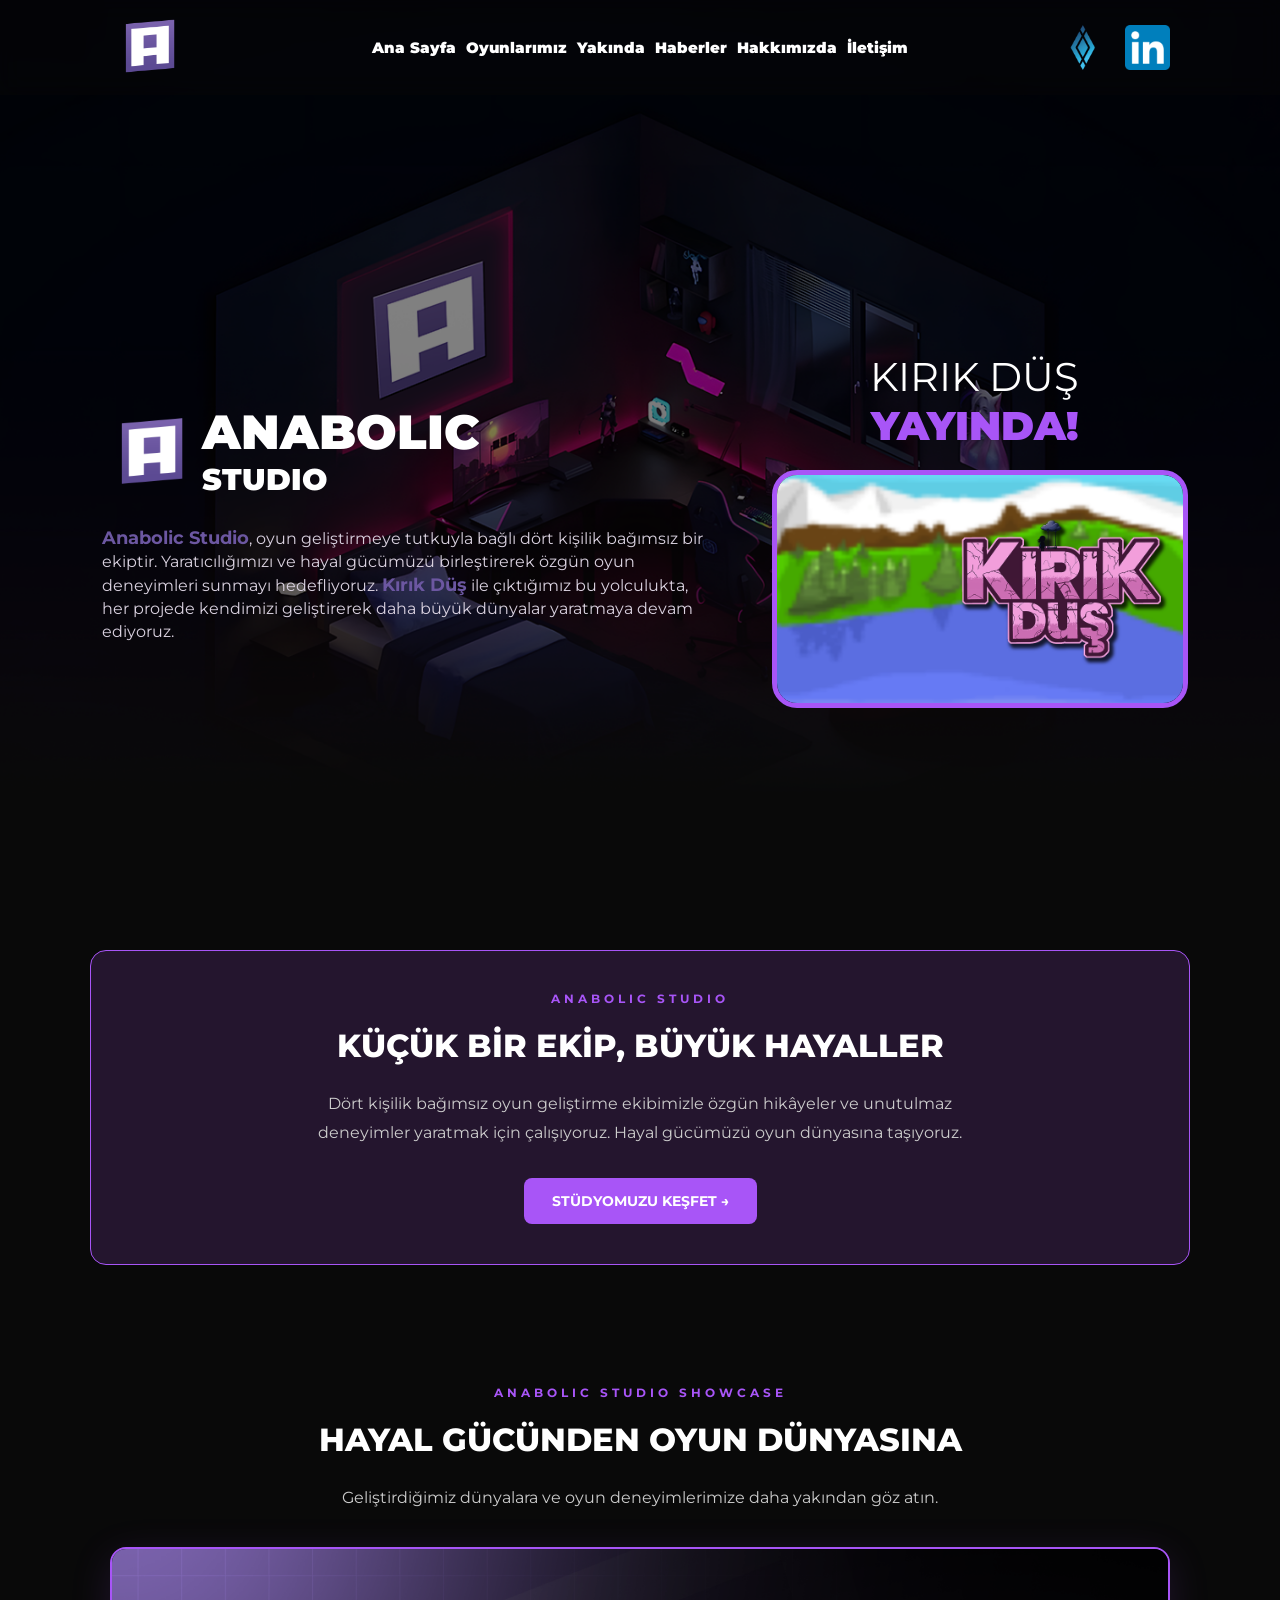
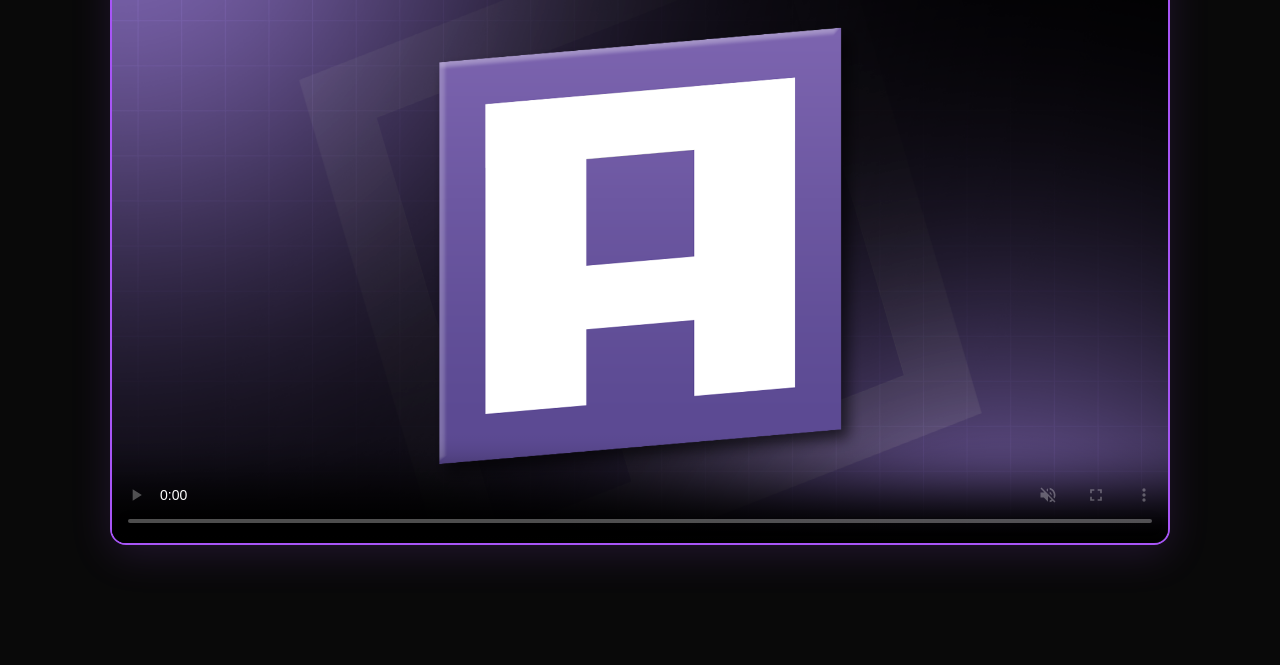
<file: index.html>
<!DOCTYPE html>
<html lang="tr">
  <head>
    <meta charset="UTF-8" />
    <meta name="viewport" content="width=device-width, initial-scale=1.0" />
    <link rel="stylesheet" href="style.css" />
    <link rel="icon" href="./assets/anabolic-logo.png" type="image/png" />
    <link
      rel="stylesheet"
      href="https://fonts.googleapis.com/css2?family=Montserrat:wght@400;700;900&display=swap"
    />
    <title>Anabolic Studio</title>
  </head>
  <body>
    <header class="header">
      <div class="logo">
        <a href="index.html">
          <img src="./assets/anabolic-logo.png" alt="Anabolic Studio" />
        </a>
      </div>

      <nav class="navbar">
        <ul>
          <li><a href="index.html">Ana Sayfa</a></li>
          <li><a href="oyunlar.html">Oyunlarımız</a></li>
          <li><a href="yakinda.html">Yakında</a></li>
          <li><a href="haberler.html">Haberler</a></li>
          <li><a href="hakkimizda.html">Hakkımızda</a></li>
          <li><a href="iletisim.html">İletişim</a></li>
        </ul>
      </nav>

      <div class="baglanti">
        <a href="https://fiuby.com/games/kirik-dus-1" target="_blank">
          <img src="./assets/fiuby.png" alt="Fiuby Sitesi" />
        </a>
        <a href="https://www.linkedin.com/in/yusufefedemircii/" target="_blank">
          <img src="./assets/linkledln.png" alt="Linkledln Sayfam" />
        </a>
      </div>
    </header>

    <section class="anasayfa">
      <div class="anasayfa-sol">
        <div class="anabolic">
          <img src="./assets/anabolic-logo.png" alt="Anabolic Logo" />
          <h1>ANABOLIC <span>STUDIO</span></h1>
        </div>
        <p>
          <span>Anabolic Studio</span>, oyun geliştirmeye tutkuyla bağlı dört
          kişilik bağımsız bir ekiptir. Yaratıcılığımızı ve hayal gücümüzü
          birleştirerek özgün oyun deneyimleri sunmayı hedefliyoruz.
          <span>Kırık Düş</span> ile çıktığımız bu yolculukta, her projede
          kendimizi geliştirerek daha büyük dünyalar yaratmaya devam ediyoruz.
        </p>
      </div>

      <div class="anasayfa-sag">
        <h1>KIRIK DÜŞ <span>YAYINDA!</span></h1>
        <a href="https://fiuby.com/games/kirik-dus-1" target="_blank">
          <img src="./assets/kirikdus.png" alt="Kırık Düş Oyun Kapağı" />
        </a>
      </div>
    </section>

    <section class="anasayfa-studyo">
      <span class="anasayfa-baslik">ANABOLIC STUDIO</span>
      <h2>KÜÇÜK BİR EKİP, BÜYÜK HAYALLER</h2>
      <p>
        Dört kişilik bağımsız oyun geliştirme ekibimizle özgün hikâyeler ve
        unutulmaz deneyimler yaratmak için çalışıyoruz. Hayal gücümüzü oyun
        dünyasına taşıyoruz.
      </p>
      <a href="hakkimizda.html" class="studyo-buton"> STÜDYOMUZU KEŞFET → </a>
    </section>

    <section class="anabolic-fragman">
      <div class="fragman-baslik">
        <span class="anasayfa-etiket">ANABOLIC STUDIO SHOWCASE</span>
        <h2>HAYAL GÜCÜNDEN OYUN DÜNYASINA</h2>
        <p>
          Geliştirdiğimiz dünyalara ve oyun deneyimlerimize daha yakından göz
          atın.
        </p>
      </div>

      <div class="fragman">
        <video
          autoplay
          loop
          muted
          controls
          controlslist="nodownload noplaybackrate"
          disablepictureinpicture
          poster="./assets/kapak.png"
          src="./assets/anabolicfragman.mp4"
        ></video>
      </div>
    </section>
  </body>
</html>
</file>
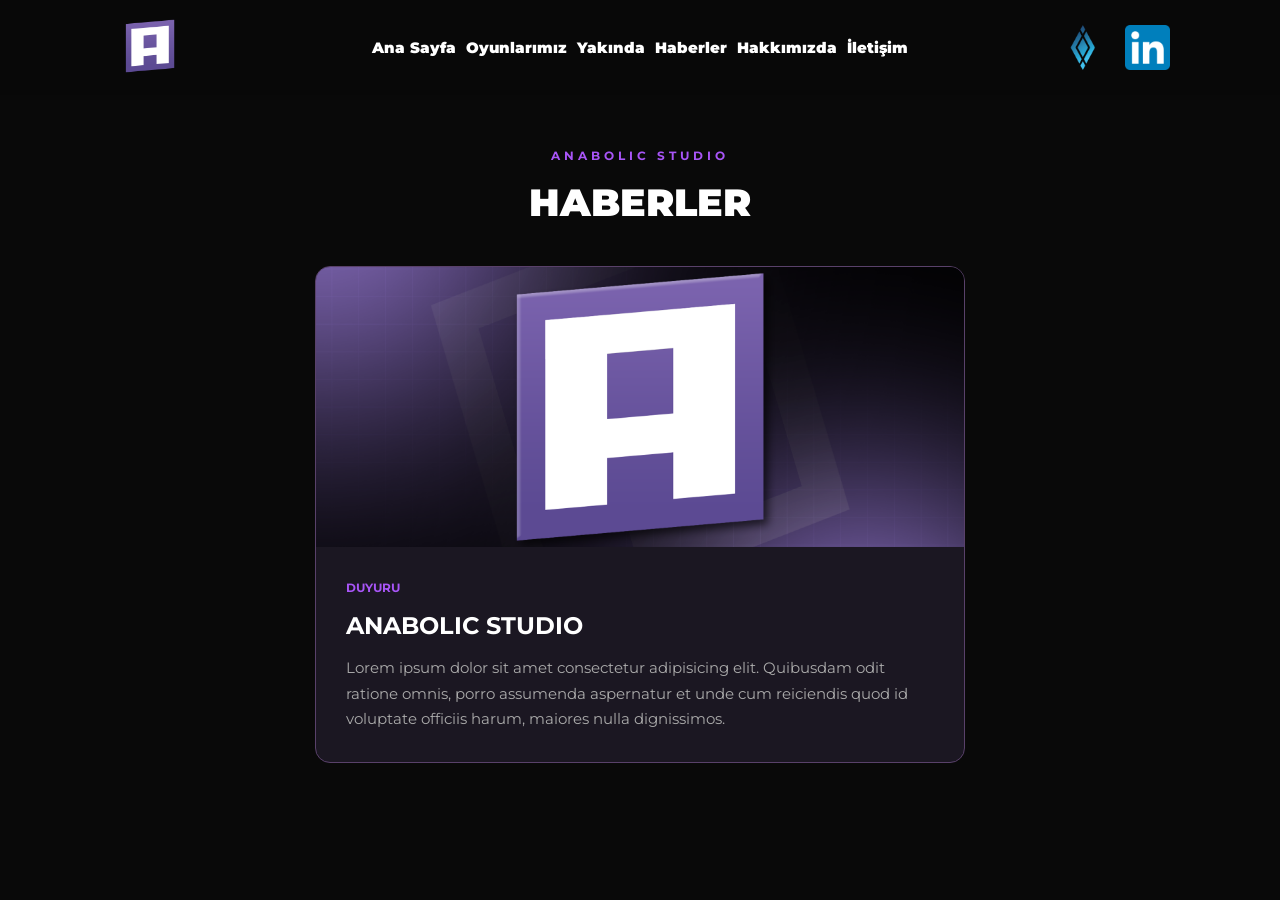
<file: haberler.html>
<!DOCTYPE html>
<html lang="tr">
  <head>
    <meta charset="UTF-8" />
    <meta name="viewport" content="width=device-width, initial-scale=1.0" />
    <link rel="stylesheet" href="style.css" />
    <link rel="icon" href="./assets/anabolic-logo.png" type="image/png" />
    <link
      rel="stylesheet"
      href="https://fonts.googleapis.com/css2?family=Montserrat:wght@400;700;900&display=swap"
    />
    <title>Anabolic - Haberler</title>
  </head>

  <body>
    <header class="header">
      <div class="logo">
        <a href="index.html">
          <img src="./assets/anabolic-logo.png" alt="Anabolic Studio" />
        </a>
      </div>

      <nav class="navbar">
        <ul>
          <li><a href="index.html">Ana Sayfa</a></li>
          <li><a href="oyunlar.html">Oyunlarımız</a></li>
          <li><a href="yakinda.html">Yakında</a></li>
          <li><a href="haberler.html">Haberler</a></li>
          <li><a href="hakkimizda.html">Hakkımızda</a></li>
          <li><a href="iletisim.html">İletişim</a></li>
        </ul>
      </nav>

      <div class="baglanti">
        <a href="https://fiuby.com/games/kirik-dus-1" target="_blank">
          <img src="./assets/fiuby.png" alt="Fiuby Sitesi" />
        </a>
        <a href="https://www.linkedin.com/in/yusufefedemircii/" target="_blank">
          <img src="./assets/linkledln.png" alt="Linkledln Sayfam" />
        </a>
      </div>
    </header>

    <main class="haberler-sayfa">
      <div class="haberler-baslik">
        <span>ANABOLIC STUDIO</span>
        <h1>HABERLER</h1>
      </div>

      <div class="haber-kart">
        <img src="./assets/kapak.png" alt="Haber görseli" />

        <div class="haber-icerik">
          <span>DUYURU</span>
          <h2>ANABOLIC STUDIO</h2>
          <p>
            Lorem ipsum dolor sit amet consectetur adipisicing elit. Quibusdam
            odit ratione omnis, porro assumenda aspernatur et unde cum
            reiciendis quod id voluptate officiis harum, maiores nulla
            dignissimos.
          </p>
        </div>
      </div>
    </main>
  </body>
</html>
</file>
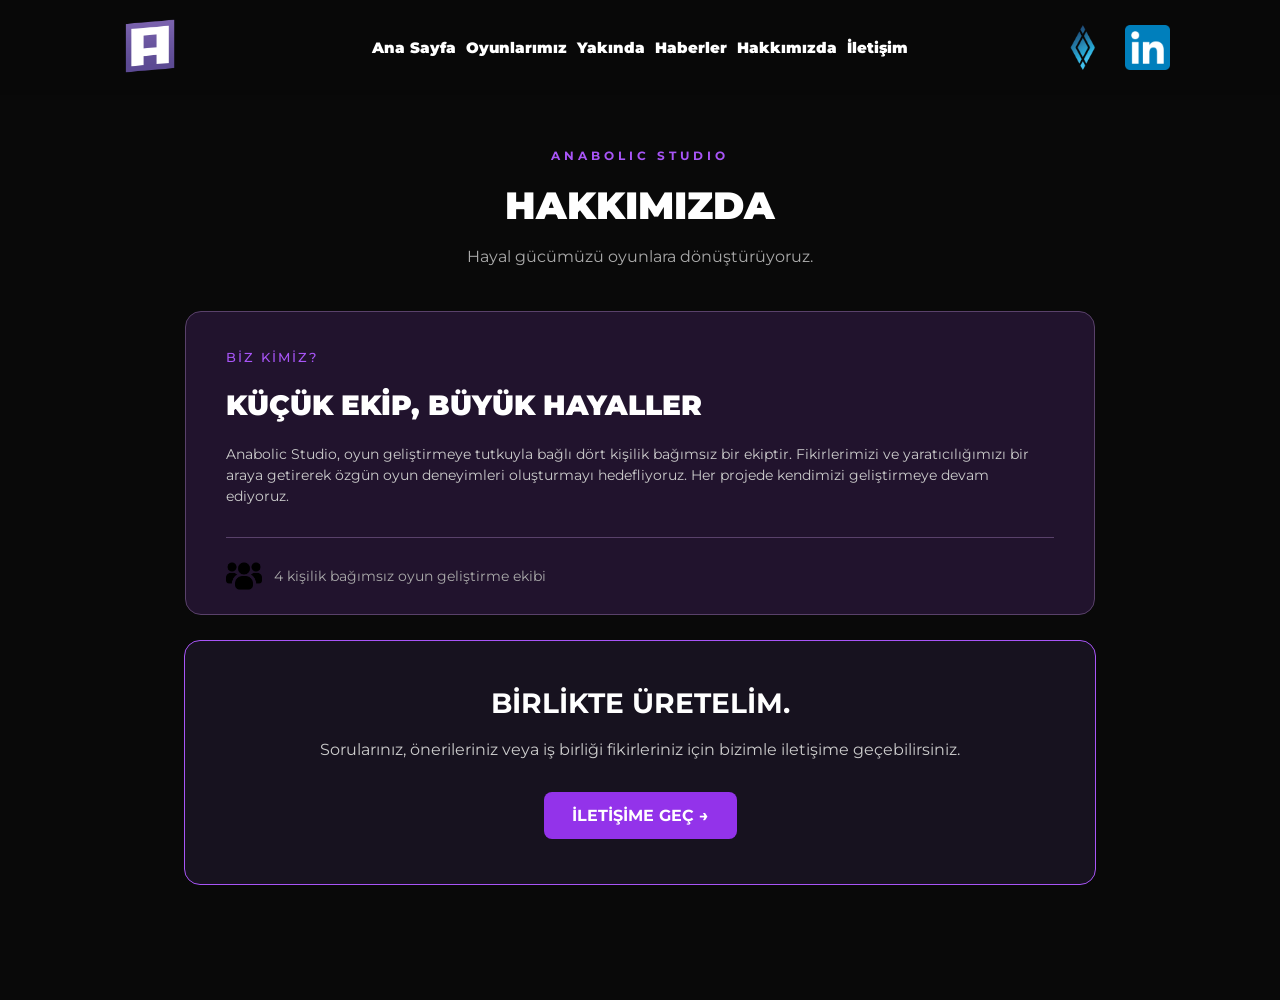
<file: hakkimizda.html>
<!DOCTYPE html>
<html lang="tr">
  <head>
    <meta charset="UTF-8" />
    <meta name="viewport" content="width=device-width, initial-scale=1.0" />
    <link rel="stylesheet" href="style.css" />
    <link rel="icon" href="./assets/anabolic-logo.png" type="image/png" />
    <link
      rel="stylesheet"
      href="https://fonts.googleapis.com/css2?family=Montserrat:wght@400;700;900&display=swap"
    />
    <title>Anabolic - Hakkımızda</title>
  </head>

  <body>
    <header class="header">
      <div class="logo">
        <a href="index.html">
          <img src="./assets/anabolic-logo.png" alt="Anabolic Studio" />
        </a>
      </div>

      <nav class="navbar">
        <ul>
          <li><a href="index.html">Ana Sayfa</a></li>
          <li><a href="oyunlar.html">Oyunlarımız</a></li>
          <li><a href="yakinda.html">Yakında</a></li>
          <li><a href="haberler.html">Haberler</a></li>
          <li><a href="hakkimizda.html">Hakkımızda</a></li>
          <li><a href="iletisim.html">İletişim</a></li>
        </ul>
      </nav>

      <div class="baglanti">
        <a href="https://fiuby.com/games/kirik-dus-1" target="_blank">
          <img src="./assets/fiuby.png" alt="Fiuby Sitesi" />
        </a>
        <a href="https://www.linkedin.com/in/yusufefedemircii/" target="_blank">
          <img src="./assets/linkledln.png" alt="Linkledln Sayfam" />
        </a>
      </div>
    </header>

    <main class="hakkimizda">
      <div class="hakkimizda-baslik">
        <span>ANABOLIC STUDIO</span>
        <h1>HAKKIMIZDA</h1>
        <p>Hayal gücümüzü oyunlara dönüştürüyoruz.</p>
      </div>

      <section class="hakkimizda-kart">
        <span class="kart-etiket">BİZ KİMİZ?</span>

        <h2>KÜÇÜK EKİP, BÜYÜK HAYALLER</h2>
        <p>
          Anabolic Studio, oyun geliştirmeye tutkuyla bağlı dört kişilik
          bağımsız bir ekiptir. Fikirlerimizi ve yaratıcılığımızı bir araya
          getirerek özgün oyun deneyimleri oluşturmayı hedefliyoruz. Her projede
          kendimizi geliştirmeye devam ediyoruz.
        </p>

        <div class="hakkimizda-cizgi"></div>

        <span class="ekip-bilgi">
            <img src="./assets/group-users.png" alt="">
          4 kişilik bağımsız oyun geliştirme ekibi
        </span>
      </section>

      <section class="hakkimizda-iletisim">
        <h2>BİRLİKTE ÜRETELİM.</h2>

        <p>
          Sorularınız, önerileriniz veya iş birliği fikirleriniz için bizimle
          iletişime geçebilirsiniz.
        </p>

        <a href="iletisim.html">İLETİŞİME GEÇ →</a>
      </section>
    </main>
  </body>
</html>
</file>
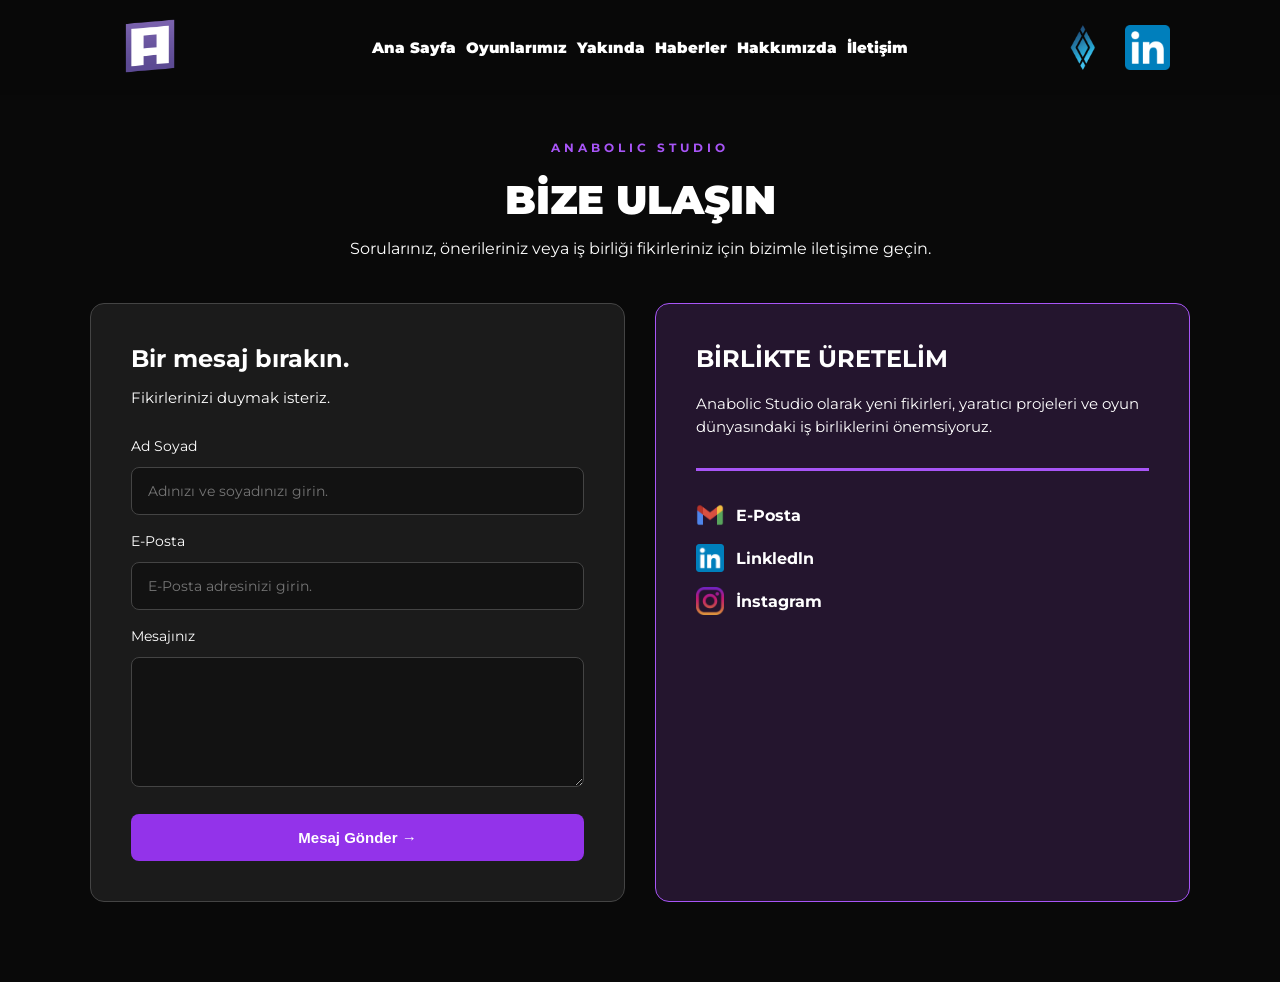
<file: iletisim.html>
<!DOCTYPE html>
<html lang="tr">
  <head>
    <meta charset="UTF-8" />
    <meta name="viewport" content="width=device-width, initial-scale=1.0" />
    <link rel="stylesheet" href="style.css" />
    <link rel="icon" href="./assets/anabolic-logo.png" type="image/png" />
    <link
      rel="stylesheet"
      href="https://fonts.googleapis.com/css2?family=Montserrat:wght@400;700;900&display=swap"
    />
    <title>Anabolic - İletişim</title>
  </head>
  <body>
    <header class="header">
      <div class="logo">
        <a href="index.html">
          <img src="./assets/anabolic-logo.png" alt="Anabolic Studio" />
        </a>
      </div>

      <nav class="navbar">
        <ul>
          <li><a href="index.html">Ana Sayfa</a></li>
          <li><a href="oyunlar.html">Oyunlarımız</a></li>
          <li><a href="yakinda.html">Yakında</a></li>
          <li><a href="haberler.html">Haberler</a></li>
          <li><a href="hakkimizda.html">Hakkımızda</a></li>
          <li><a href="iletisim.html">İletişim</a></li>
        </ul>
      </nav>

      <div class="baglanti">
        <a href="https://fiuby.com/games/kirik-dus-1" target="_blank">
          <img src="./assets/fiuby.png" alt="Fiuby Sitesi" />
        </a>
        <a href="https://www.linkedin.com/in/yusufefedemircii/" target="_blank">
          <img src="./assets/linkledln.png" alt="Linkledln Sayfam" />
        </a>
      </div>
    </header>

    <section class="iletisim-ust">
      <span class="anabolic-baslik">ANABOLIC STUDIO</span>
      <div class="iletisim-baslik">
        <h3>BİZE ULAŞIN</h3>
        <p>
          Sorularınız, önerileriniz veya iş birliği fikirleriniz için bizimle
          iletişime geçin.
        </p>
      </div>
      <div class="iletisim">
        <div class="form-sol">
          <h4>Bir mesaj bırakın.</h4>
          <p>Fikirlerinizi duymak isteriz.</p>
          <form class="iletisim-formu">
            <label for="adsoyad">Ad Soyad</label>
            <input
              type="text"
              name="adsoyad"
              id="adsoyad"
              placeholder="Adınızı ve soyadınızı girin."
              required
            />

            <label for="eposta">E-Posta</label>
            <input
              type="text"
              name="eposta"
              id="eposta"
              placeholder="E-Posta adresinizi girin."
              required
            />

            <label for="mesaj">Mesajınız</label>
            <textarea name="mesaj" id="mesaj" rows="5" required></textarea>

            <button type="submit">Mesaj Gönder →</button>
          </form>
        </div>
        <div class="sosyal-sag">
          <h4>BİRLİKTE ÜRETELİM</h4>
          <p>
            Anabolic Studio olarak yeni fikirleri, yaratıcı projeleri ve oyun
            dünyasındaki iş birliklerini önemsiyoruz.
          </p>
          <div class="cizgi-sosyal"></div>
          <div class="sosyal-medya">
            <a href="mailto:yusufupn@gmail.com">
              <img src="./assets/communication.png" alt="E-posta" />
              <span>E-Posta</span>
            </a>

            <a
              href="https://www.linkedin.com/in/yusufefedemircii/"
              target="_blank"
            >
              <img src="./assets/linkledln.png" alt="Linkledln" />
              <span>Linkledln</span>
            </a>

            <a href="https://www.instagram.com/troysspm/" target="_blank">
              <img src="./assets/instagram.png" alt="İnstagram" />
              <span>İnstagram</span>
            </a>
          </div>
        </div>
      </div>
    </section>
  </body>
</html>
</file>
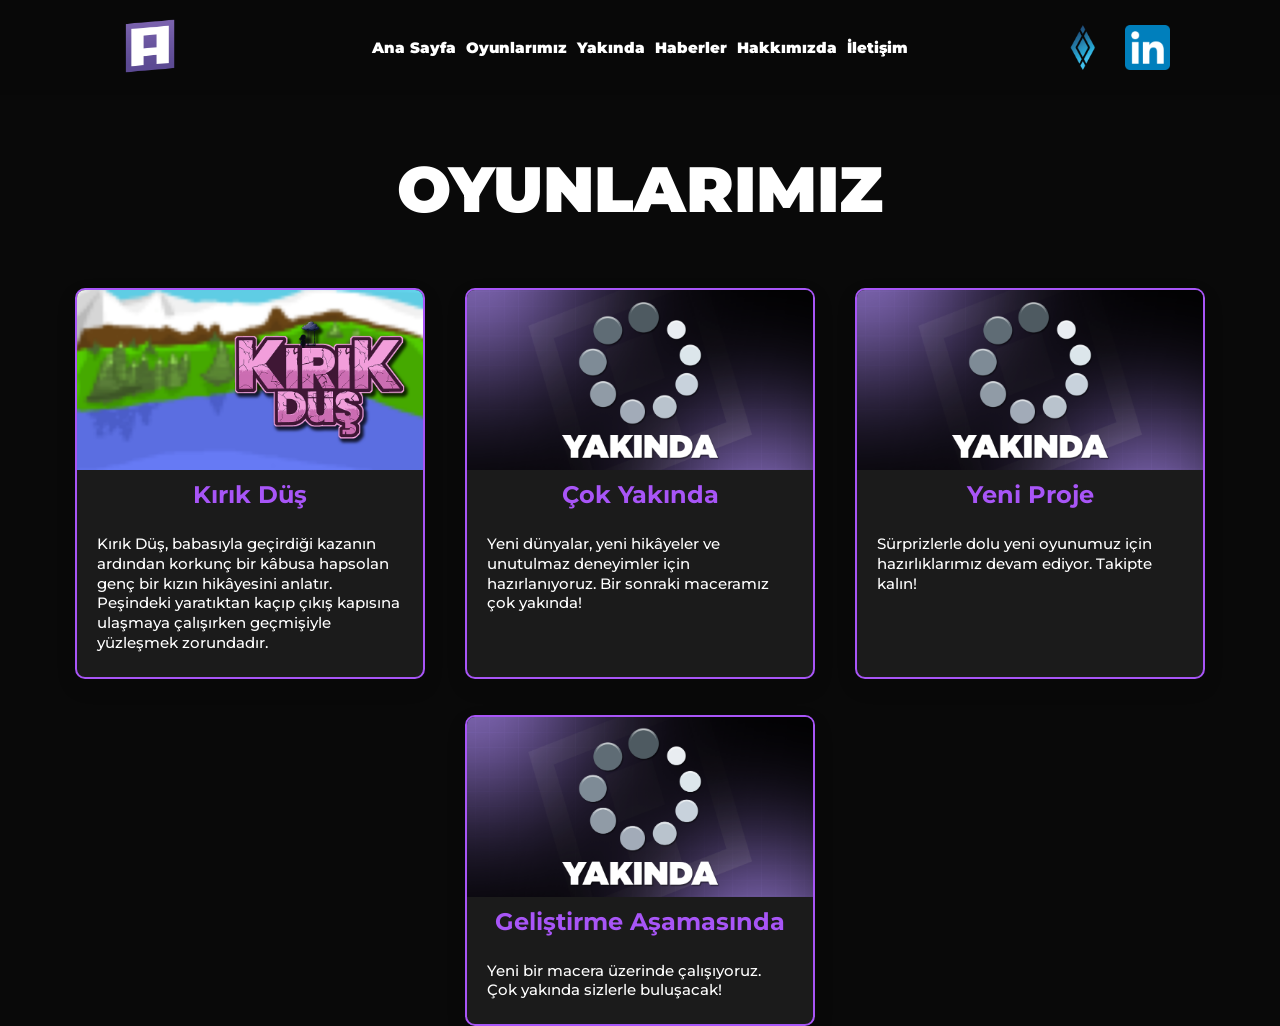
<file: oyunlar.html>
<!DOCTYPE html>
<html lang="tr">
  <head>
    <meta charset="UTF-8" />
    <meta name="viewport" content="width=device-width, initial-scale=1.0" />
    <link rel="stylesheet" href="style.css" />
    <link rel="icon" href="./assets/anabolic-logo.png" type="image/png" />
    <link
      rel="stylesheet"
      href="https://fonts.googleapis.com/css2?family=Montserrat:wght@400;700;900&display=swap"
    />
    <title>Anabolic - Oyunlarımız</title>
  </head>

  <body>
    <header class="header">
      <div class="logo">
        <a href="index.html">
          <img src="./assets/anabolic-logo.png" alt="Anabolic Studio" />
        </a>
      </div>

      <nav class="navbar">
        <ul>
          <li><a href="index.html">Ana Sayfa</a></li>
          <li><a href="oyunlar.html">Oyunlarımız</a></li>
          <li><a href="yakinda.html">Yakında</a></li>
          <li><a href="haberler.html">Haberler</a></li>
          <li><a href="hakkimizda.html">Hakkımızda</a></li>
          <li><a href="iletisim.html">İletişim</a></li>
        </ul>
      </nav>

      <div class="baglanti">
        <a href="https://fiuby.com/games/kirik-dus-1" target="_blank">
          <img src="./assets/fiuby.png" alt="Fiuby Sitesi" />
        </a>
        <a href="https://www.linkedin.com/in/yusufefedemircii/" target="_blank">
          <img src="./assets/linkledln.png" alt="Linkledln Sayfam" />
        </a>
      </div>
    </header>

    <main>
      <h1>OYUNLARIMIZ</h1>

      <section class="kartlar">
        <!-- KIRIK DÜŞ -->

        <a href="./oyunlar/kirik-dus.html" class="kart-link">
          <div class="kart">
            <img
              src="./assets/kirikdus.png"
              alt="Kırık Düş Oyunu"
              class="kart-img"
            />
            <div class="kart-ic">
              <h3>Kırık Düş</h3>
              <p>
                <span>Kırık Düş</span>, babasıyla geçirdiği kazanın ardından
                korkunç bir kâbusa hapsolan genç bir kızın hikâyesini anlatır.
                Peşindeki yaratıktan kaçıp çıkış kapısına ulaşmaya çalışırken
                geçmişiyle yüzleşmek zorundadır.
              </p>
            </div>
          </div>
        </a>

        <!-- OYUN 2 -->

        <a href="./oyunlar/yakinda1.html" class="kart-link">
          <div class="kart">
            <img
              src="./assets/oyunyakinda.png"
              alt="Kırık Düş Oyunu"
              class="kart-img"
            />
            <div class="kart-ic">
              <h3>Çok Yakında</h3>
              <p>
                Yeni dünyalar, yeni hikâyeler ve unutulmaz deneyimler için
                hazırlanıyoruz. Bir sonraki maceramız çok yakında!
              </p>
            </div>
          </div>
        </a>

        <!-- OYUN 3 -->

        <a href="./oyunlar/yakinda2.html" class="kart-link">
          <div class="kart">
            <img
              src="./assets/oyunyakinda.png"
              alt="Kırık Düş Oyunu"
              class="kart-img"
            />
            <div class="kart-ic">
              <h3>Yeni Proje</h3>
              <p>
                Sürprizlerle dolu yeni oyunumuz için hazırlıklarımız devam
                ediyor. Takipte kalın!
              </p>
            </div>
          </div>
        </a>

        <!-- OYUN 4 -->

        <a href="./oyunlar/yakinda3.html" class="kart-link">
          <div class="kart">
            <img
              src="./assets/oyunyakinda.png"
              alt="Kırık Düş Oyunu"
              class="kart-img"
            />
            <div class="kart-ic">
              <h3>Geliştirme Aşamasında</h3>
              <p>
                Yeni bir macera üzerinde çalışıyoruz. Çok yakında sizlerle
                buluşacak!
              </p>
            </div>
          </div>
        </a>
      </section>
    </main>
  </body>
</html>
</file>
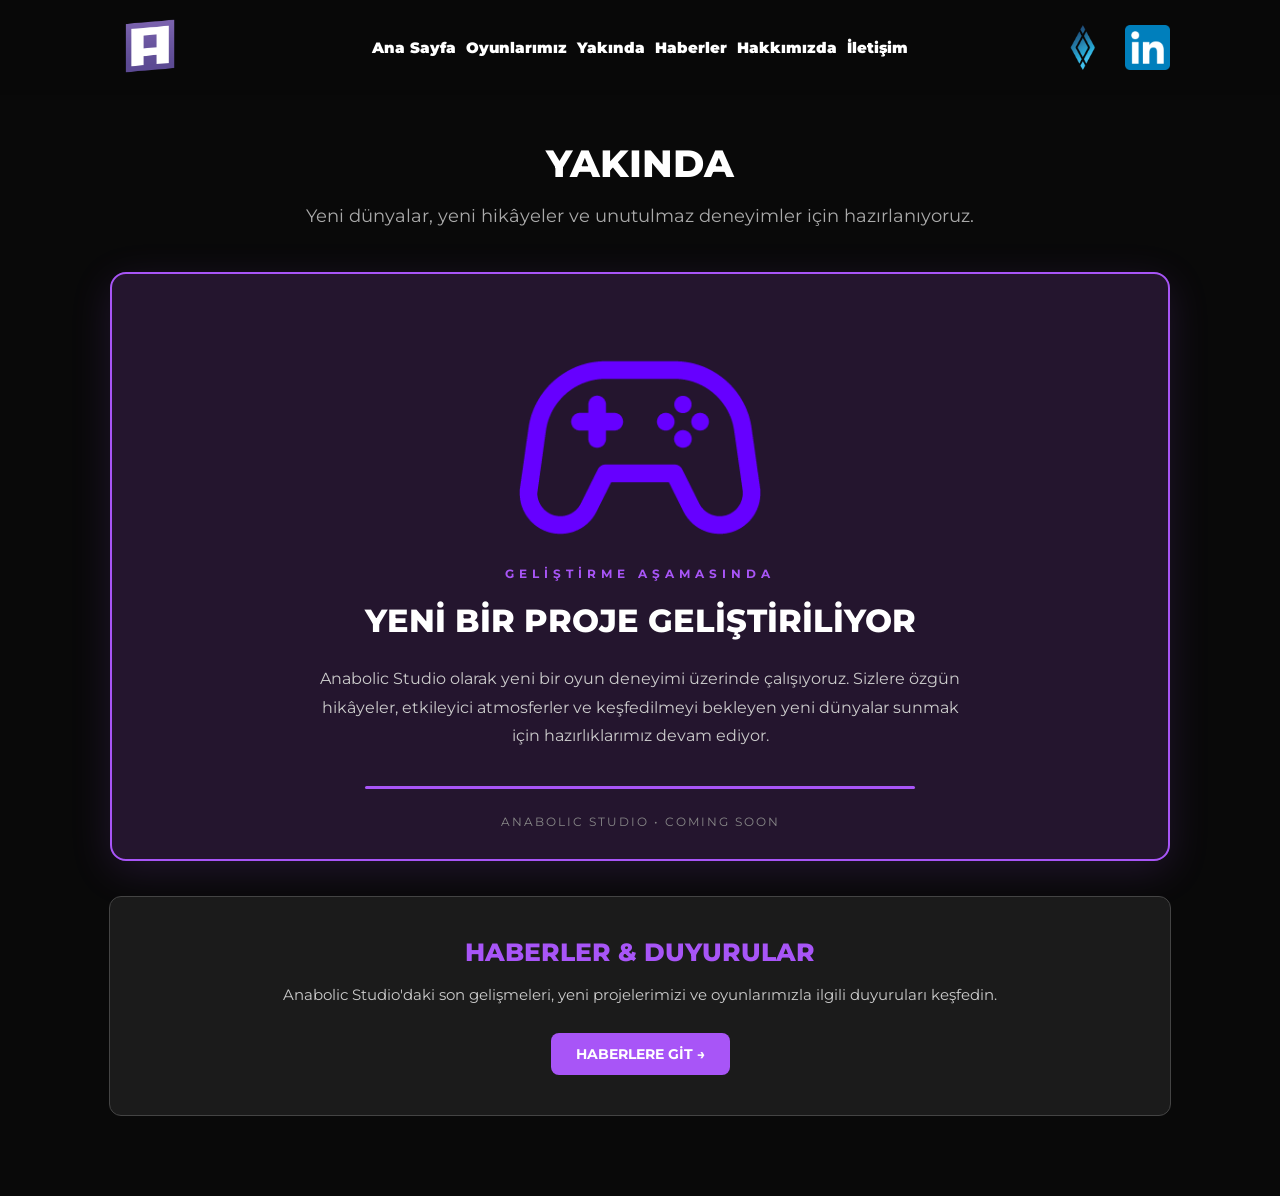
<file: yakinda.html>
<!DOCTYPE html>
<html lang="tr">
  <head>
    <meta charset="UTF-8" />
    <meta name="viewport" content="width=device-width, initial-scale=1.0" />
    <link rel="stylesheet" href="style.css" />
    <link rel="icon" href="./assets/anabolic-logo.png" type="image/png" />
    <link
      rel="stylesheet"
      href="https://fonts.googleapis.com/css2?family=Montserrat:wght@400;700;900&display=swap"
    />
    <title>Anabolic - Yakında</title>
  </head>
  <body>
    <header class="header">
      <div class="logo">
        <a href="index.html">
          <img src="./assets/anabolic-logo.png" alt="Anabolic Studio" />
        </a>
      </div>

      <nav class="navbar">
        <ul>
          <li><a href="index.html">Ana Sayfa</a></li>
          <li><a href="oyunlar.html">Oyunlarımız</a></li>
          <li><a href="yakinda.html">Yakında</a></li>
          <li><a href="haberler.html">Haberler</a></li>
          <li><a href="hakkimizda.html">Hakkımızda</a></li>
          <li><a href="iletisim.html">İletişim</a></li>
        </ul>
      </nav>

      <div class="baglanti">
        <a href="https://fiuby.com/games/kirik-dus-1" target="_blank">
          <img src="./assets/fiuby.png" alt="Fiuby Sitesi" />
        </a>
        <a href="https://www.linkedin.com/in/yusufefedemircii/" target="_blank">
          <img src="./assets/linkledln.png" alt="Linkledln Sayfam" />
        </a>
      </div>
    </header>

    <main class="yakinda-sayfa">
      <div class="yakinda-baslik">
        <h1>YAKINDA</h1>
        <p>
          Yeni dünyalar, yeni hikâyeler ve unutulmaz deneyimler için
          hazırlanıyoruz.
        </p>
      </div>

      <section class="yeni-proje">
        <div class="proje-icon">
          <img src="./assets/gameplay.png" alt="Gameplay Kol" />
        </div>

        <span class="proje-durum">GELİŞTİRME AŞAMASINDA</span>

        <h2>YENİ BİR PROJE GELİŞTİRİLİYOR</h2>
        <p>
          Anabolic Studio olarak yeni bir oyun deneyimi üzerinde çalışıyoruz.
          Sizlere özgün hikâyeler, etkileyici atmosferler ve keşfedilmeyi
          bekleyen yeni dünyalar sunmak için hazırlıklarımız devam ediyor.
        </p>

        <div class="cizgi"></div>

        <span class="proje-alt">ANABOLIC STUDIO • COMING SOON</span>
      </section>

      <section class="haberler">
        <h2>HABERLER & DUYURULAR</h2>
        <p>
          Anabolic Studio'daki son gelişmeleri, yeni projelerimizi ve
          oyunlarımızla ilgili duyuruları keşfedin.
        </p>

        <a href="haberler.html" class="haberler-buton"> HABERLERE GİT → </a>
      </section>
    </main>
  </body>
</html>
</file>
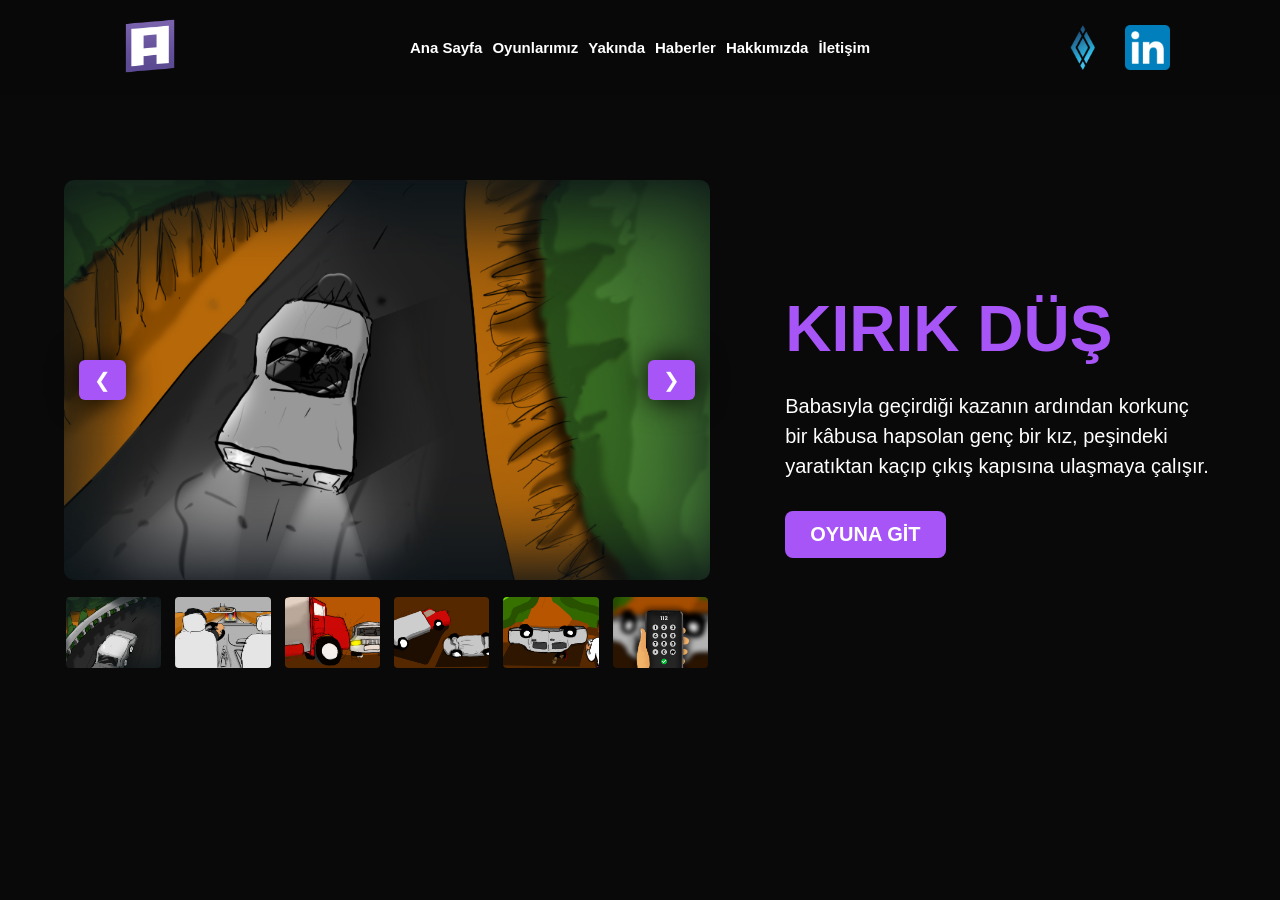
<file: oyunlar/kirik-dus.html>
<!DOCTYPE html>
<html lang="tr">
  <head>
    <meta charset="UTF-8" />
    <meta name="viewport" content="width=device-width, initial-scale=1.0" />
    <title>Anabolic - Kırık Düş</title>
    <link rel="stylesheet" href="../style.css" />
    <link rel="icon" href="../assets/anabolic-logo.png" />
  </head>
  <body>
    <header class="header">
      <div class="logo">
        <a href="../index.html">
          <img src=".././assets/anabolic-logo.png" alt="Anabolic Studio" />
        </a>
      </div>

      <nav class="navbar">
        <ul>
          <li><a href="../index.html">Ana Sayfa</a></li>
          <li><a href="../oyunlar.html">Oyunlarımız</a></li>
          <li><a href="../yakinda.html">Yakında</a></li>
          <li><a href="../haberler.html">Haberler</a></li>
          <li><a href="../hakkimizda.html">Hakkımızda</a></li>
          <li><a href="../iletisim.html">İletişim</a></li>
        </ul>
      </nav>

      <div class="baglanti">
        <a href="https://fiuby.com/games/kirik-dus-1" target="_blank">
          <img src=".././assets/fiuby.png" alt="Fiuby Sitesi" />
        </a>
        <a href="https://www.linkedin.com/in/yusufefedemircii/" target="_blank">
          <img src=".././assets/linkledln.png" alt="Linkledln Sayfam" />
        </a>
      </div>
    </header>

    <section class="oyun">
      <div class="oyun-gorsel">
        <div class="oyun-butonlar">
          <img
            id="anaGorsel"
            src="./Kırık Düş Görseller/oyun1.png"
            alt="Ana Oyun Görseli"
            class="ana-gorsel"
          />

          <button class="geri" onclick="oncekiResim()">❮</button>
          <button class="ileri" onclick="sonrakiResim()">❯</button>
        </div>

        <div class="kucuk-gorseller">
          <img
            src="./Kırık Düş Görseller/oyun2.png"
            alt="Oyun Görsel 2"
            onclick="resimDegistir(0)"
          />
          <img
            src="./Kırık Düş Görseller/oyun3.png"
            alt="Oyun Görsel 3"
            onclick="resimDegistir(1)"
          />
          <img
            src="./Kırık Düş Görseller/oyun4.png"
            alt="Oyun Görsel 4"
            onclick="resimDegistir(2)"
          />
          <img
            src="./Kırık Düş Görseller/oyun5.png"
            alt="Oyun Görsel 5"
            onclick="resimDegistir(3)"
          />
          <img
            src="./Kırık Düş Görseller/oyun6.png"
            alt="Oyun Görsel 6"
            onclick="resimDegistir(4)"
          />
          <img
            src="./Kırık Düş Görseller/oyun7.png"
            alt="Oyun Görsel 7"
            onclick="resimDegistir(5)"
          />
        </div>
      </div>

      <div class="oyun-bilgi">
        <h1>KIRIK DÜŞ</h1>

        <p>
          Babasıyla geçirdiği kazanın ardından korkunç bir kâbusa hapsolan genç
          bir kız, peşindeki yaratıktan kaçıp çıkış kapısına ulaşmaya çalışır.
        </p>

        <a
          href="https://fiuby.com/games/kirik-dus-1"
          target="_blank"
          class="oyuna-git"
        >
          OYUNA GİT
        </a>
      </div>
    </section>

    <script>
      const resimler = [
        "./Kırık Düş Görseller/oyun2.png",
        "./Kırık Düş Görseller/oyun3.png",
        "./Kırık Düş Görseller/oyun4.png",
        "./Kırık Düş Görseller/oyun5.png",
        "./Kırık Düş Görseller/oyun6.png",
        "./Kırık Düş Görseller/oyun7.png",
      ];

      let aktif = 0;

      function resimDegistir(index) {
        aktif = index;
        document.getElementById("anaGorsel").src = resimler[aktif];
      }

      function sonrakiResim() {
        aktif = (aktif + 1) % resimler.length;
        resimDegistir(aktif);
      }

      function oncekiResim() {
        aktif = (aktif - 1 + resimler.length) % resimler.length;
        resimDegistir(aktif);
      }
      setInterval(sonrakiResim, 2000);
    </script>
  </body>
</html>
</file>
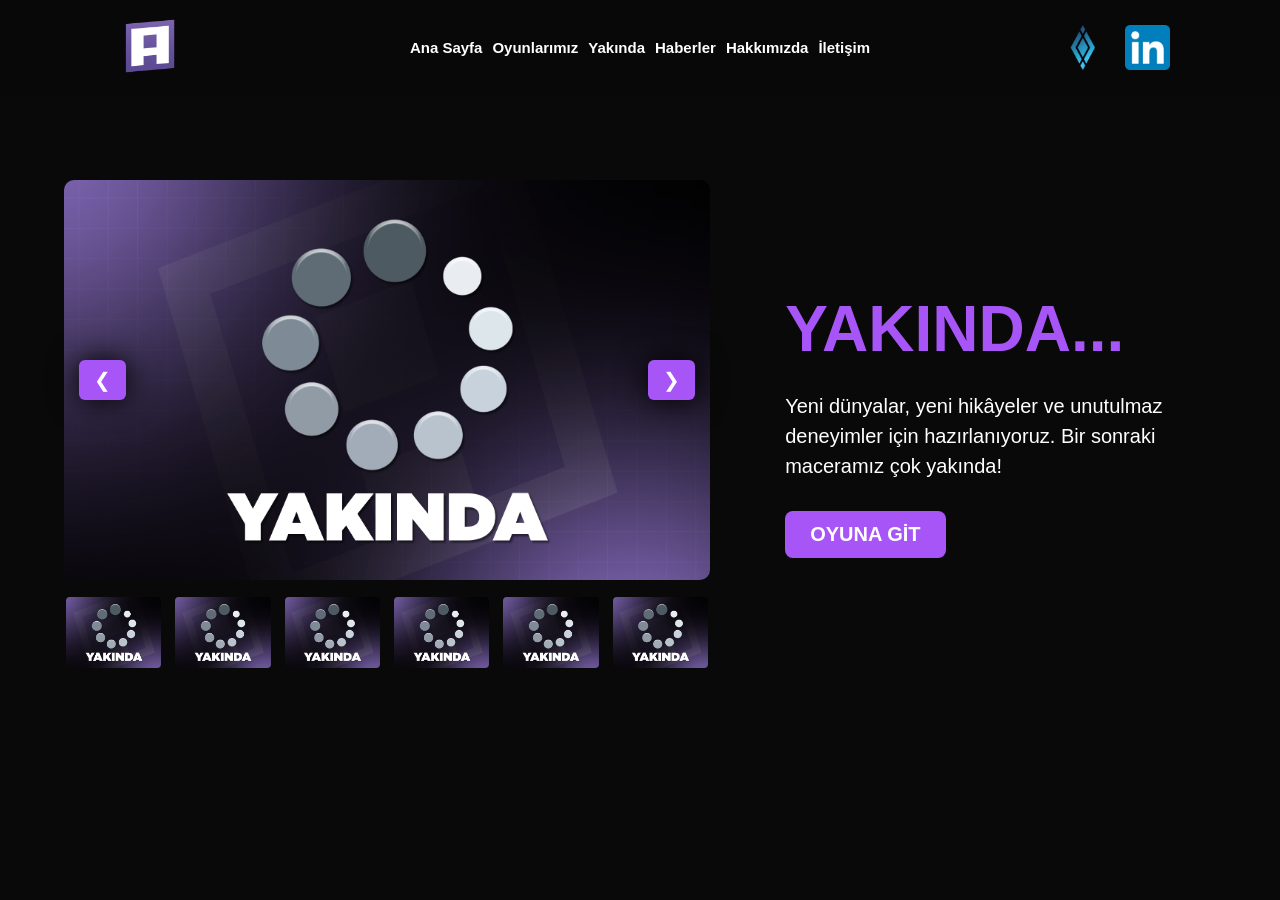
<file: oyunlar/yakinda1.html>
<!DOCTYPE html>
<html lang="tr">
  <head>
    <meta charset="UTF-8" />
    <meta name="viewport" content="width=device-width, initial-scale=1.0" />
    <title>Anabolic - Yakında 1</title>
    <link rel="stylesheet" href="../style.css" />
    <link rel="icon" href="../assets/anabolic-logo.png" />
  </head>
  <body>
    <header class="header">
      <div class="logo">
        <a href="../index.html">
          <img src=".././assets/anabolic-logo.png" alt="Anabolic Studio" />
        </a>
      </div>

      <nav class="navbar">
        <ul>
          <li><a href="../index.html">Ana Sayfa</a></li>
          <li><a href="../oyunlar.html">Oyunlarımız</a></li>
          <li><a href="../yakinda.html">Yakında</a></li>
          <li><a href="../haberler.html">Haberler</a></li>
          <li><a href="../hakkimizda.html">Hakkımızda</a></li>
          <li><a href="../iletisim.html">İletişim</a></li>
        </ul>
      </nav>

      <div class="baglanti">
        <a href="https://fiuby.com/games/kirik-dus-1" target="_blank">
          <img src=".././assets/fiuby.png" alt="Fiuby Sitesi" />
        </a>
        <a href="https://www.linkedin.com/in/yusufefedemircii/" target="_blank">
          <img src=".././assets/linkledln.png" alt="Linkledln Sayfam" />
        </a>
      </div>
    </header>

    <section class="oyun">
      <div class="oyun-gorsel">
        <div class="oyun-butonlar">
          <img
            id="anaGorsel"
            src="../assets/oyunyakinda.png"
            alt="Ana Oyun Görseli"
            class="ana-gorsel"
          />

          <button class="geri" onclick="oncekiResim()">❮</button>
          <button class="ileri" onclick="sonrakiResim()">❯</button>
        </div>

        <div class="kucuk-gorseller">
          <img
            src="../assets/oyunyakinda.png"
            alt="Oyun Görsel 2"
            onclick="resimDegistir(0)"
          />
          <img
            src="../assets/oyunyakinda.png"
            alt="Oyun Görsel 3"
            onclick="resimDegistir(1)"
          />
          <img
            src="../assets/oyunyakinda.png"
            alt="Oyun Görsel 4"
            onclick="resimDegistir(2)"
          />
          <img
            src="../assets/oyunyakinda.png"
            alt="Oyun Görsel 5"
            onclick="resimDegistir(3)"
          />
          <img
            src="../assets/oyunyakinda.png"
            alt="Oyun Görsel 6"
            onclick="resimDegistir(4)"
          />
          <img
            src="../assets/oyunyakinda.png"
            alt="Oyun Görsel 7"
            onclick="resimDegistir(5)"
          />
        </div>
      </div>

      <div class="oyun-bilgi">
        <h1>YAKINDA...</h1>

        <p>
          Yeni dünyalar, yeni hikâyeler ve unutulmaz deneyimler için
          hazırlanıyoruz. Bir sonraki maceramız çok yakında!
        </p>

        <a href="../index.html" class="oyuna-git"> OYUNA GİT </a>
      </div>
    </section>

    <script>
      const resimler = [
        "../assets/oyunyakinda.png",
        "../assets/oyunyakinda.png",
        "../assets/oyunyakinda.png",
        "../assets/oyunyakinda.png",
        "../assets/oyunyakinda.png",
        "../assets/oyunyakinda.png",
      ];

      let aktif = 0;

      function resimDegistir(index) {
        aktif = index;
        document.getElementById("anaGorsel").src = resimler[aktif];
      }

      function sonrakiResim() {
        aktif = (aktif + 1) % resimler.length;
        resimDegistir(aktif);
      }

      function oncekiResim() {
        aktif = (aktif - 1 + resimler.length) % resimler.length;
        resimDegistir(aktif);
      }
      setInterval(sonrakiResim, 2000);
    </script>
  </body>
</html>
</file>
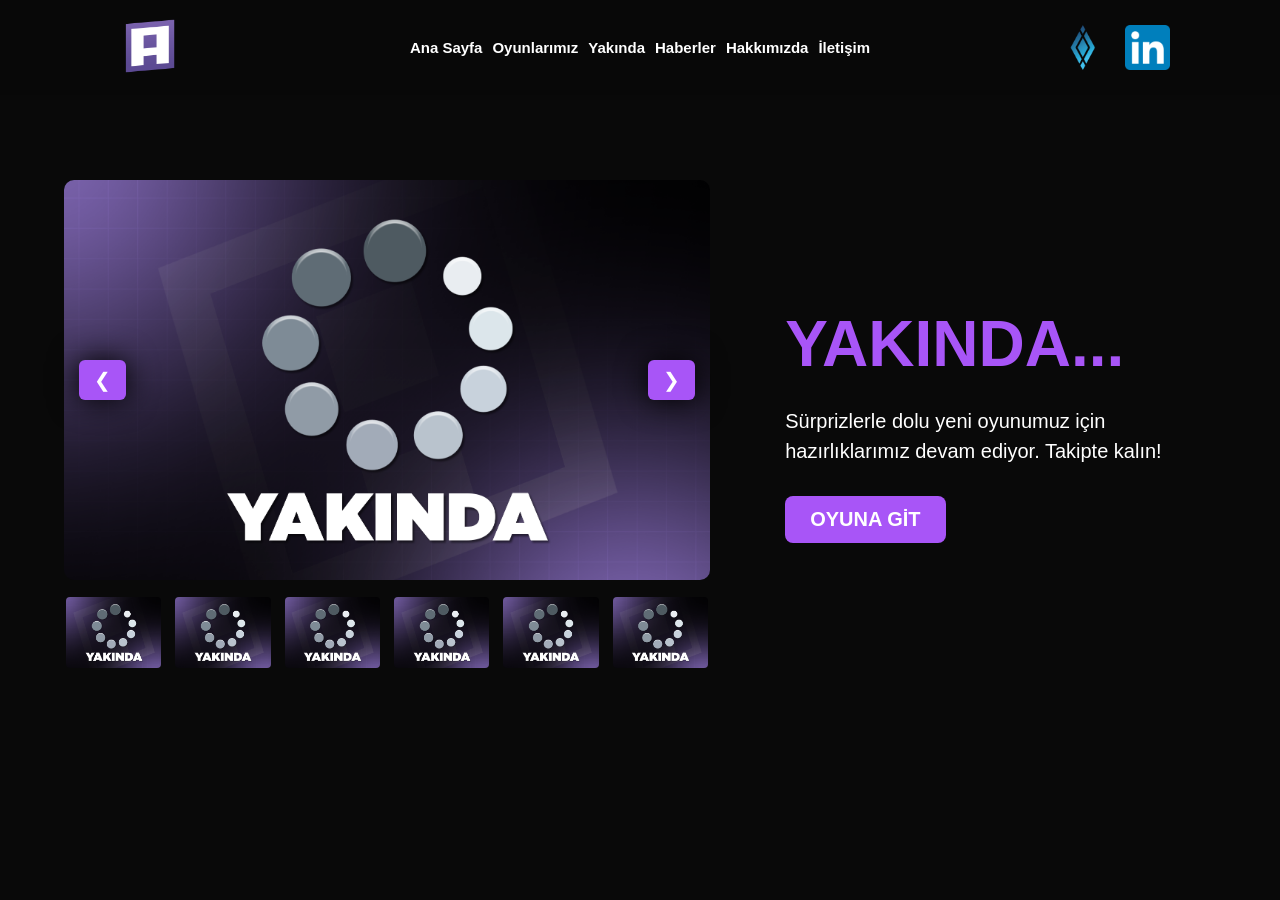
<file: oyunlar/yakinda2.html>
<!DOCTYPE html>
<html lang="tr">
  <head>
    <meta charset="UTF-8" />
    <meta name="viewport" content="width=device-width, initial-scale=1.0" />
    <title>Anabolic - Yakında 2</title>
    <link rel="stylesheet" href="../style.css" />
    <link rel="icon" href="../assets/anabolic-logo.png" />
  </head>
  <body>
    <header class="header">
      <div class="logo">
        <a href="../index.html">
          <img src=".././assets/anabolic-logo.png" alt="Anabolic Studio" />
        </a>
      </div>

      <nav class="navbar">
        <ul>
          <li><a href="../index.html">Ana Sayfa</a></li>
          <li><a href="../oyunlar.html">Oyunlarımız</a></li>
          <li><a href="../yakinda.html">Yakında</a></li>
          <li><a href="../haberler.html">Haberler</a></li>
          <li><a href="../hakkimizda.html">Hakkımızda</a></li>
          <li><a href="../iletisim.html">İletişim</a></li>
        </ul>
      </nav>

      <div class="baglanti">
        <a href="https://fiuby.com/games/kirik-dus-1" target="_blank">
          <img src=".././assets/fiuby.png" alt="Fiuby Sitesi" />
        </a>
        <a href="https://www.linkedin.com/in/yusufefedemircii/" target="_blank">
          <img src=".././assets/linkledln.png" alt="Linkledln Sayfam" />
        </a>
      </div>
    </header>

    <section class="oyun">
      <div class="oyun-gorsel">
        <div class="oyun-butonlar">
          <img
            id="anaGorsel"
            src="../assets/oyunyakinda.png"
            alt="Ana Oyun Görseli"
            class="ana-gorsel"
          />

          <button class="geri" onclick="oncekiResim()">❮</button>
          <button class="ileri" onclick="sonrakiResim()">❯</button>
        </div>

        <div class="kucuk-gorseller">
          <img
            src="../assets/oyunyakinda.png"
            alt="Oyun Görsel 2"
            onclick="resimDegistir(0)"
          />
          <img
            src="../assets/oyunyakinda.png"
            alt="Oyun Görsel 3"
            onclick="resimDegistir(1)"
          />
          <img
            src="../assets/oyunyakinda.png"
            alt="Oyun Görsel 4"
            onclick="resimDegistir(2)"
          />
          <img
            src="../assets/oyunyakinda.png"
            alt="Oyun Görsel 5"
            onclick="resimDegistir(3)"
          />
          <img
            src="../assets/oyunyakinda.png"
            alt="Oyun Görsel 6"
            onclick="resimDegistir(4)"
          />
          <img
            src="../assets/oyunyakinda.png"
            alt="Oyun Görsel 7"
            onclick="resimDegistir(5)"
          />
        </div>
      </div>

      <div class="oyun-bilgi">
        <h1>YAKINDA...</h1>

        <p>
          Sürprizlerle dolu yeni oyunumuz için hazırlıklarımız devam ediyor.
          Takipte kalın!
        </p>

        <a href="../index.html" class="oyuna-git"> OYUNA GİT </a>
      </div>
    </section>

    <script>
      const resimler = [
        "../assets/oyunyakinda.png",
        "../assets/oyunyakinda.png",
        "../assets/oyunyakinda.png",
        "../assets/oyunyakinda.png",
        "../assets/oyunyakinda.png",
        "../assets/oyunyakinda.png",
      ];

      let aktif = 0;

      function resimDegistir(index) {
        aktif = index;
        document.getElementById("anaGorsel").src = resimler[aktif];
      }

      function sonrakiResim() {
        aktif = (aktif + 1) % resimler.length;
        resimDegistir(aktif);
      }

      function oncekiResim() {
        aktif = (aktif - 1 + resimler.length) % resimler.length;
        resimDegistir(aktif);
      }
      setInterval(sonrakiResim, 2000);
    </script>
  </body>
</html>
</file>
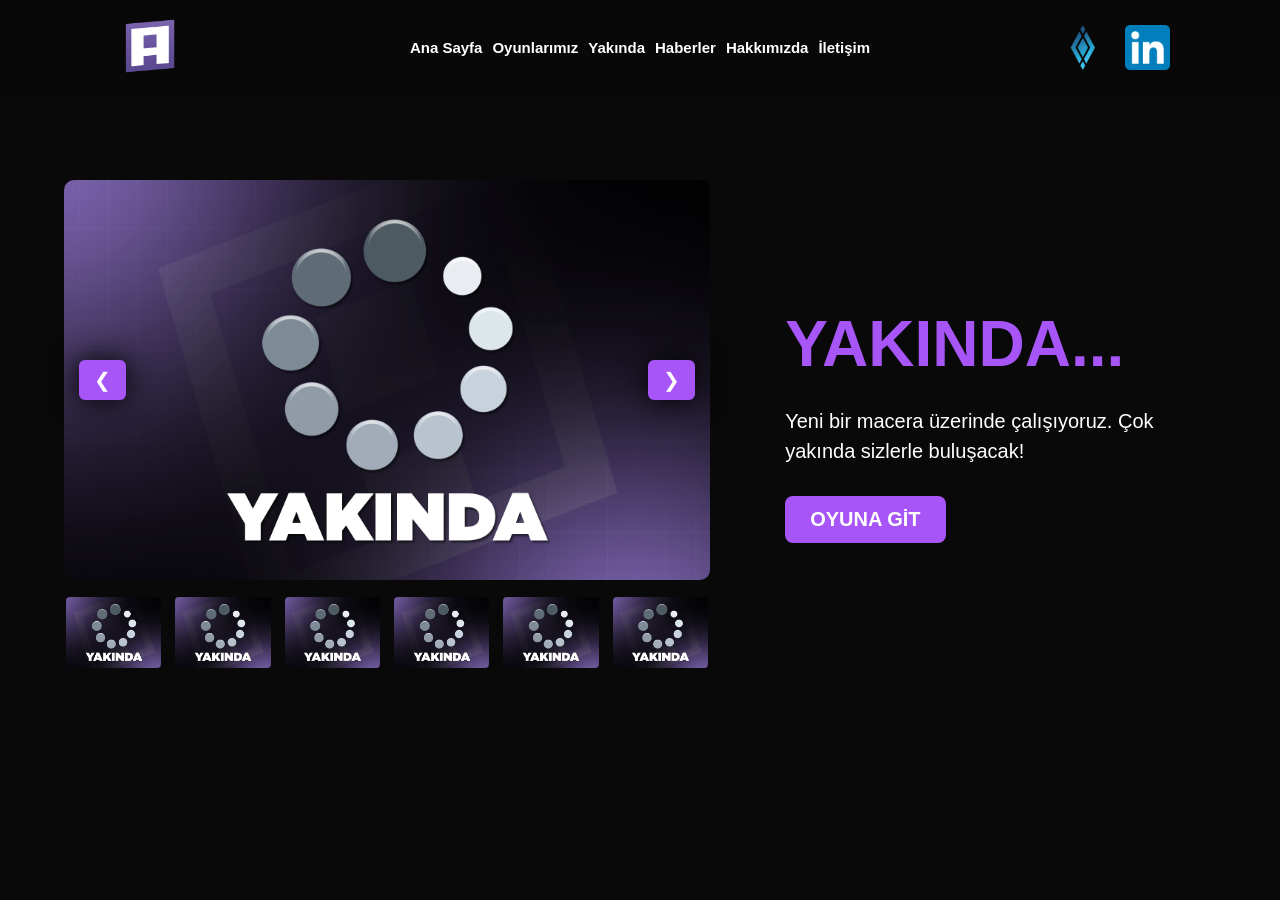
<file: oyunlar/yakinda3.html>
<!DOCTYPE html>
<html lang="tr">
  <head>
    <meta charset="UTF-8" />
    <meta name="viewport" content="width=device-width, initial-scale=1.0" />
    <title>Anabolic - Yakında 3</title>
    <link rel="stylesheet" href="../style.css" />
    <link rel="icon" href="../assets/anabolic-logo.png" />
  </head>
  <body>
    <header class="header">
      <div class="logo">
        <a href="../index.html">
          <img src=".././assets/anabolic-logo.png" alt="Anabolic Studio" />
        </a>
      </div>

      <nav class="navbar">
        <ul>
          <li><a href="../index.html">Ana Sayfa</a></li>
          <li><a href="../oyunlar.html">Oyunlarımız</a></li>
          <li><a href="../yakinda.html">Yakında</a></li>
          <li><a href="../haberler.html">Haberler</a></li>
          <li><a href="../hakkimizda.html">Hakkımızda</a></li>
          <li><a href="../iletisim.html">İletişim</a></li>
        </ul>
      </nav>

      <div class="baglanti">
        <a href="https://fiuby.com/games/kirik-dus-1" target="_blank">
          <img src=".././assets/fiuby.png" alt="Fiuby Sitesi" />
        </a>
        <a href="https://www.linkedin.com/in/yusufefedemircii/" target="_blank">
          <img src=".././assets/linkledln.png" alt="Linkledln Sayfam" />
        </a>
      </div>
    </header>

    <section class="oyun">
      <div class="oyun-gorsel">
        <div class="oyun-butonlar">
          <img
            id="anaGorsel"
            src="../assets/oyunyakinda.png"
            alt="Ana Oyun Görseli"
            class="ana-gorsel"
          />

          <button class="geri" onclick="oncekiResim()">❮</button>
          <button class="ileri" onclick="sonrakiResim()">❯</button>
        </div>

        <div class="kucuk-gorseller">
          <img
            src="../assets/oyunyakinda.png"
            alt="Oyun Görsel 2"
            onclick="resimDegistir(0)"
          />
          <img
            src="../assets/oyunyakinda.png"
            alt="Oyun Görsel 3"
            onclick="resimDegistir(1)"
          />
          <img
            src="../assets/oyunyakinda.png"
            alt="Oyun Görsel 4"
            onclick="resimDegistir(2)"
          />
          <img
            src="../assets/oyunyakinda.png"
            alt="Oyun Görsel 5"
            onclick="resimDegistir(3)"
          />
          <img
            src="../assets/oyunyakinda.png"
            alt="Oyun Görsel 6"
            onclick="resimDegistir(4)"
          />
          <img
            src="../assets/oyunyakinda.png"
            alt="Oyun Görsel 7"
            onclick="resimDegistir(5)"
          />
        </div>
      </div>

      <div class="oyun-bilgi">
        <h1>YAKINDA...</h1>

        <p>
          Yeni bir macera üzerinde çalışıyoruz. Çok yakında sizlerle buluşacak!
        </p>

        <a href="../index.html" class="oyuna-git"> OYUNA GİT </a>
      </div>
    </section>

    <script>
      const resimler = [
        "../assets/oyunyakinda.png",
        "../assets/oyunyakinda.png",
        "../assets/oyunyakinda.png",
        "../assets/oyunyakinda.png",
        "../assets/oyunyakinda.png",
        "../assets/oyunyakinda.png",
      ];

      let aktif = 0;

      function resimDegistir(index) {
        aktif = index;
        document.getElementById("anaGorsel").src = resimler[aktif];
      }

      function sonrakiResim() {
        aktif = (aktif + 1) % resimler.length;
        resimDegistir(aktif);
      }

      function oncekiResim() {
        aktif = (aktif - 1 + resimler.length) % resimler.length;
        resimDegistir(aktif);
      }
      setInterval(sonrakiResim, 2000);
    </script>
  </body>
</html>
</file>
<file: style.css>
body {
  background-color: #090909;
  color: #fff;
  overflow-x: hidden;
  margin: 0;
  padding: 0;
  width: 100%;
  min-height: 100%;
  font-family: "Montserrat", sans-serif;
}

header {
  display: flex;
  justify-content: space-between;
  align-items: center;
  position: fixed;
  top: 0;
  left: 0;
  width: 100%;
  background-color: rgba(10, 10, 10, 0.35);
  backdrop-filter: blur(12px);
  -webkit-backdrop-filter: blur(12px);
  height: 95px;
  z-index: 1000;
}

.anasayfa {
  /* ARKAPLAN İÇİN AYARLAR*/
  width: 100%;
  height: 1000px;
  background-image: url("./assets/background.png");
  background-size: cover;
  background-position: center -20px;
  background-repeat: no-repeat;

  /* ANASAYFA YAZILARI İÇİN AYAR*/
  display: flex;
  align-items: center;
  justify-content: space-between;
  gap: 60px;
  padding: 120px 8% 60px;
  box-sizing: border-box;
}

.anabolic {
  display: flex;
  align-items: center;
}

.anabolic img {
  width: 100px;
  height: auto;
}

.anasayfa-sag h1 {
  font-family: "Montserrat", sans-serif;
  font-size: 40px;
  text-align: center;
  font-weight: 400;
  color: white;
  margin: 0;
  padding-bottom: 20px;
}

.anasayfa-sag span {
  color: #a855f7;
  font-weight: 900;
}

.anabolic h1 {
  font-family: "Montserrat", sans-serif;
  font-size: 48px;
  font-weight: 900;
  color: white;
  margin: 0;
}

.anabolic span {
  display: block;
  font-size: 30px;
  text-align: left;
}

.anasayfa-sol p {
  font-family: "Montserrat", sans-serif;
  font-size: 16px;
  font-weight: 400;
  line-height: 1.4;
  color: #dad2e0;
  margin-top: 25px;
  max-width: 800px;
}

.anasayfa-sol p span {
  font-size: 18px;
  font-weight: 700;
  color: #6c57a1;
  text-align: left;
}

.anasayfa-sol {
  flex: 1.5;
  min-width: 0;
}

.anasayfa-sag {
  flex: 1;
  min-width: 0;
}

.anasayfa-sag img {
  width: 100%;
  height: auto;
  display: block;
  border-radius: 25px;
  border: 5px solid #a855f7;
  transition: transform 0.3s ease;
}

.anasayfa-sag img:hover {
  transform: scale(1.1);
}

.logo {
  display: flex;
  justify-content: flex-start;
}

.logo img {
  width: 80px;
  height: auto;
  padding: 5px;
  padding-left: 110px;
  transition: transform 0.3s ease;
}

.logo img:hover {
  transform: scale(1.1);
}

.baglanti {
  display: flex;
  justify-content: flex-start;
  gap: 20px;
  padding: 20px 110px;
  align-items: center;
}

.baglanti img {
  width: 45px;
  height: auto;
  display: block;
  transition: transform 0.3s ease;
}

.baglanti a:hover img {
  transform: scale(1.1) rotate(-5deg);
}

.navbar {
  position: absolute;
  left: 50%;
  transform: translateX(-50%);
}

.navbar ul {
  display: flex;
  align-items: center;
  justify-content: center;
  gap: 10px;
  list-style: none;
  margin: 0;
  padding: 0;
}

.navbar a {
  font-family: "Montserrat", sans-serif;
  font-size: 15px;
  font-weight: 900;
  color: white;
  text-decoration: none;
  white-space: nowrap;
  padding: 10px 0;
  border-bottom: 2px solid transparent;
  transition: 0.3s;
}

.navbar a:hover {
  color: #a855f7;
  border-bottom: 2px solid #a855f7;
}

.kart-link {
  display: flex;
  width: 350px;
  text-decoration: none;
  color: inherit;
}

.kart {
  width: 100%;
  height: 100%;
  background-color: #1b1b1b;
  overflow: hidden;
  border-radius: 10px;
  box-shadow: 0 8px 20px rgba(0, 0, 0, 0.12);
  transition:
    transform 0.2s ease,
    box-shadow 0.2s ease;
  cursor: pointer;
  border: 2px solid #a855f7;
}

.kart:hover {
  transform: scale(1.1);
  box-shadow: 0 2px 25px #a855f7;
}
.kart-img {
  width: 100%;
  height: 180px;
  object-fit: cover;
  display: block;
}
.kart-body {
  padding: 20px;
}

.kart h3 {
  margin: 0 0 5px 0;
  font-size: 1.5rem;
  color: #a855f7;
  font-weight: 700;
  text-align: center;
  padding-top: 10px;
}

.kart p {
  text-align: left;
  margin: 0;
  font-size: 0.95rem;
  color: #fff;
  line-height: 1.3;
  font-weight: 500;
  justify-content: center;
  align-items: center;
  padding: 20px;
}

.kartlar {
  display: flex;
  justify-content: center;
  align-items: stretch;
  box-sizing: border-box;
  flex-wrap: wrap;
  column-gap: 40px;
  row-gap: 40px;
}

main {
  padding-top: 150px;
}

main h1 {
  text-align: center;
  font-weight: 900;
  font-size: 64px;
  margin: 0 0 60px;
}

.oyun {
  display: flex;
  justify-content: center;
  align-items: center;
  gap: 75px;
  max-width: 1600px;
  margin: 0 auto;
  padding: 180px 5% 60px;
  box-sizing: border-box;
}

.oyun-gorsel {
  width: 60%;
  min-width: 0;
}

.ana-gorsel {
  width: 100%;
  height: 400px;
  object-fit: cover;
  display: block;
  border-radius: 10px;
  border: 2px #a855f7;
  box-sizing: border-box;
}

.kucuk-gorseller {
  display: grid;
  grid-template-columns: repeat(6, minmax(0, 1fr));
  gap: 10px;
  margin-top: 15px;
}

.kucuk-gorseller img {
  width: 100%;
  height: 75px;
  object-fit: cover;
  border-radius: 6px;
  border: 2px solid transparent;
  box-sizing: border-box;
  cursor: pointer;
  transition: 0.3s ease;
}

.kucuk-gorseller img:hover {
  border-color: #a855f7;
  transform: scale(1.05);
}

.oyun-bilgi {
  width: 40%;
}

.oyun-bilgi h1 {
  font-size: 64px;
  font-weight: 900;
  color: #a855f7;
  margin: 0 0 25px;
}

.oyun-bilgi p {
  font-size: 20px;
  font-weight: 500;
  line-height: 1.5;
  color: #ffffff;
  margin: 0 0 30px;
}

.oyuna-git {
  display: inline-block;
  padding: 12px 25px;
  background-color: #a855f7;
  color: white;
  text-decoration: none;
  font-size: 20px;
  font-weight: 900;
  border-radius: 8px;
  transition: 0.3s ease;
}

.oyuna-git:hover {
  background-color: #9333ea;
  transform: scale(1.05);
}

.oyun-butonlar {
  position: relative;
}

.oyun-butonlar button {
  position: absolute;
  top: 50%;
  transform: translateY(-50%);
  border-radius: 6px;
  padding: 8px 15px;
  transition: 0.3s ease;
  font-size: 20px;
  text-align: center;
  background-color: #a855f7;
  color: white;
  border: none;
  cursor: pointer;
  box-shadow: 0px 0px 30px rgba(0, 0, 0, 1);
}

.geri {
  left: 15px;
}
.ileri {
  right: 15px;
}

.yakinda-sayfa {
  max-width: 1400px;
  margin: 0 auto;
  padding: 140px 5% 80px;
  box-sizing: border-box;
}

.yakinda-baslik {
  text-align: center;
  margin-bottom: 45px;
}

.yakinda-baslik h1 {
  color: white;
  font-size: 38px;
  font-weight: 800;
  margin: 0 0 15px;
}

.yakinda-baslik p {
  color: #aaa;
  font-size: 18px;
}

.yeni-proje {
  max-width: 1060px;
  min-height: 0px;
  margin: 0 auto;
  padding: 30px 50px;
  box-sizing: border-box;
  text-align: center;
  background: #24152e;
  border: 2px solid #a855f7;
  border-radius: 16px;
  box-shadow: 0 10px 40px rgb(168, 85, 247, 0.15);
  transition: 0.3s ease;

  display: flex;
  flex-direction: column;
  align-items: center;
}

.yeni-proje:hover {
  transform: translateY(-5px);
  box-shadow: 0 10px 40px rgb(168, 85, 247, 0.3);
}

.proje-icon {
  width: 100%;
  margin-bottom: 25px;
}

.proje-icon img {
  width: 30%;
  margin: 0 auto -50px;
  object-fit: contain;
  display: block;
}
.proje-durum {
  display: block;
  color: #a855f7;
  font-size: 12px;
  font-weight: 700;
  letter-spacing: 5px;
  margin-bottom: 20px;
}

.yeni-proje h2 {
  color: white;
  font-size: 32px;
  font-weight: 800;
  margin: 0 0 25px;
}

.yeni-proje p {
  color: #ccc;
  font-size: 16px;
  line-height: 1.8;
  max-width: 650px;
  margin: 0 auto;
}

.cizgi {
  width: 550px;
  height: 3px;
  min-height: 3px;
  background-color: #a855f7;
  margin: 35px auto 25px;
  border-radius: 5px;
  flex-shrink: 0;
}

.proje-alt {
  display: block;
  color: #888888;
  font-size: 12px;
  letter-spacing: 2px;
  margin-top: auto;
}

.haberler {
  max-width: 1000px;
  margin: 35px auto 0;
  padding: 40px 30px;
  background-color: #1b1b1b;
  border: 1px solid #444;
  border-radius: 12px;
  text-align: center;
  transition: 0.3s ease;
}

.haberler:hover {
  border-color: #a855f7;
  box-shadow: 0 5px 25px rgba(168, 85, 247, 0.15);
}

.haberler h2 {
  color: #a855f7;
  font-size: 25px;
  font-weight: 800;
  margin: 0 0 15px;
}

.haberler p {
  color: #ccc;
  font-size: 15px;
  line-height: 1.7;
  margin: 0 0 25px;
}

.haberler-buton {
  display: inline-block;
  padding: 12px 25px;
  background-color: #a855f7;
  color: white;
  text-decoration: none;
  font-size: 14px;
  font-weight: 700;
  border-radius: 8px;
  transition: 0.3s ease;
}

.haberler-buton:hover {
  background-color: #9333ea;
  transform: translateY(-3px);
}

.anasayfa-studyo {
  max-width: 1100px;
  margin: -50px auto 80px;
  padding: 40px 40px;
  text-align: center;
  box-sizing: border-box;
  background: #24152e;
  border: 1px solid #a855f7;
  border-radius: 16px;
}

.anasayfa-baslik {
  display: block;
  color: #a855f7;
  font-size: 12px;
  font-weight: 700;
  letter-spacing: 4px;
  margin-bottom: 20px;
}

.anasayfa-studyo h2,
.fragman-baslik h2 {
  color: white;
  font-size: 32px;
  font-weight: 800;
  margin: 0 0 25px;
}

.anasayfa-studyo p,
.fragman-baslik p {
  color: #ccc;
  font-size: 16px;
  line-height: 1.8;
  max-width: 700px;
  margin: 0 auto 30px;
}

.studyo-buton {
  display: inline-block;
  padding: 14px 28px;
  background-color: #a855f7;
  color: white;
  text-decoration: none;
  font-size: 14px;
  font-weight: 700;
  border-radius: 8px;
  transition: 0.3s ease;
}

.studyo-buton:hover {
  background-color: #9333ea;
  transform: translateY(-3px);
}

.anabolic-fragman {
  max-width: 1100px;
  margin: 120px auto;
  padding: 0 20px;
  box-sizing: border-box;
}

.fragman-baslik {
  text-align: center;
  margin-bottom: 35px;
}

.fragman-baslik .anasayfa-etiket {
  display: block;
  color: #a855f7;
  font-size: 12px;
  font-weight: 700;
  letter-spacing: 4px;
  margin-bottom: 20px;
}

.fragman-baslik h2 {
  color: white;
  font-size: 32px;
  font-weight: 800;
  margin: 0 0 25px;
}

.fragman-baslik p {
  color: #ccc;
  font-size: 16px;
  line-height: 1.8;
  max-width: 700px;
  margin: 0 auto;
}

.fragman {
  width: 100%;
  margin-top: 35px;
  overflow: hidden;
  border: 2px solid #a855f7;
  border-radius: 16px;
  background-color: #0a0a0a;
  box-shadow: 0 10px 40px rgba(168, 85, 247, 0.15);
  box-sizing: border-box;
}

.fragman video {
  display: block;
  width: 100%;
  aspect-ratio: 16 / 9;
  object-fit: contain;
}

.iletisim-ust {
  max-width: 1200px;
  margin: 0 auto;
  padding: 140px 20px 80px;
  box-sizing: border-box;
}

.anabolic-baslik {
  display: block;
  text-align: center;
  color: #a855f7;
  font-size: 12px;
  font-weight: 700;
  letter-spacing: 4px;
  margin-bottom: 20px;
}

.iletisim-baslik {
  text-align: center;
  margin-bottom: 45px;
}

.iletisim-baslik h3 {
  font-size: 40px;
  font-weight: 900;
  margin: 0 0 15px;
}

.iletisim-baslik p {
  font-size: 16px;
  margin: 0;
}

.iletisim {
  display: flex;
  gap: 30px;
  max-width: 1100px;
  margin: 0 auto;
  align-items: stretch;
}

.form-sol,
.sosyal-sag {
  flex: 1;
  min-width: 0;
  padding: 40px;
  border-radius: 14px;
  box-sizing: border-box;
}

.form-sol {
  background: #1b1b1b;
  border: 1px solid #444;
}

.form-sol h4 {
  font-size: 24px;
  margin: 0 0 15px;
}

.form-sol p {
  font-size: 15px;
  margin: 0 0 25px;
}

.sosyal-sag {
  background: #24152e;
  border: 1px solid #a855f7;
}

.sosyal-sag h4 {
  font-size: 24px;
  margin: 0 0 20px;
}

.sosyal-sag p {
  font-size: 15px;
  line-height: 1.5;
  margin: 0;
}

.cizgi-sosyal {
  width: 100%;
  height: 3px;
  background-color: #a855f7;
  margin: 30px 0;
}

.sosyal-medya {
  display: flex;
  flex-direction: column;
  gap: 15px;
}
.sosyal-medya a {
  display: flex;
  align-items: center;
  font-weight: 700;
  gap: 12px;
  color: white;
  text-decoration: none;
  font-size: 16px;
  transition: 0.3s ease;
}

.sosyal-medya img {
  width: 28px;
  height: 28px;
  object-fit: contain;
}

.sosyal-medya a:hover {
  color: #a855f7;
}

.iletisim-formu {
  display: flex;
  flex-direction: column;
  gap: 12px;
}

.iletisim-formu label {
  color: white;
  font-size: 14px;
  margin-top: 5px;
}

.iletisim-formu input,
.iletisim-formu textarea {
  color: white;
  width: 100%;
  padding: 14px 16px;
  background-color: #121212;
  border: 1px solid #444;
  border-radius: 8px;
  font-family: inherit;
  box-sizing: border-box;
  font-size: 14px;
}

.iletisim-formu input:focus,
.iletisim-formu textarea:focus {
  outline: none;
  border-color: #a855f7;
}

.iletisim-formu textarea {
  resize: vertical;
  min-height: 130px;
}
.iletisim-formu button {
  margin-top: 15px;
  padding: 15px;
  background-color: #9333ea;
  border: none;
  border-radius: 8px;
  color: white;
  font-size: 15px;
  font-weight: 700;
  cursor: pointer;
  transition: 0.3s;
}

.iletisim-formu button:hover {
  background-color: #a855f7;
}

.hakkimizda {
  max-width: 1000px;
  margin: 0 auto;
  padding: 145px 20px 90px;
  box-sizing: border-box;
}

.hakkimizda-baslik {
  text-align: center;
  margin-bottom: 45px;
}

.hakkimizda-baslik span {
  color: #a855f7;
  letter-spacing: 4px;
  font-size: 12px;
  font-weight: 700;
}

.hakkimizda-baslik h1 {
  color: white;
  font-size: 38px;
  margin: 18px 0;
}

.hakkimizda-baslik p {
  color: #aaa;
  font-size: 16px;
}

.hakkimizda-kart {
  background-color: #21132d;
  border: 1px solid #59416a;
  border-radius: 16px;
  padding: 35px 40px 20px;
  margin: 25px;
}

.kart-etiket {
  color: #a855f7;
  font-size: 13px;
  font-weight: 500;
  letter-spacing: 2px;
}

.hakkimizda-kart h2 {
  color: white;
  font-size: 28px;
  margin: 22px 0;
  font-weight: 900;
}

.hakkimizda-kart p {
  color: #ccc;
  font-size: 14px;
  line-height: 1.5;
}

.hakkimizda-cizgi {
  height: 1px;
  background-color: #59416a;
  margin: 30px 0 20px;
}

.ekip-bilgi {
  color: #aaa;
  font-size: 14px;
  display: flex;
  align-items: center;
  gap: 12px;
}
.ekip-bilgi img {
  width: 36px;
  height: 36px;
  object-fit: contain;
}
.hakkimizda-iletisim {
  width: 95%;
  margin: 0 auto 25px;
  box-sizing: border-box;
  background-color: #17121f;
  border: 1px solid #a855f7;
  border-radius: 16px;
  padding: 45px;
  text-align: center;
}

.hakkimizda-iletisim h2 {
  font-size: 28px;
  margin: 0 0 18px;
}

.hakkimizda-iletisim p {
  color: #ccc;
  font-size: 16px;
  line-height: 1.5;
  margin-bottom: 30px;
}
.hakkimizda-iletisim a {
  display: inline-block;
  background-color: #9333ea;
  color: white;
  text-decoration: none;
  padding: 14px 28px;
  border-radius: 8px;
  font-weight: 700;
  transition: 0.3s ease;
}
.hakkimizda-iletisim a:hover {
  background-color: #a855f7;
}

.haberler-sayfa {
  max-width: 1100px;
  margin: 0 auto;
  padding: 145px 20px 80px;
  box-sizing: border-box;
}

.haberler-baslik {
  text-align: center;
  margin-bottom: 40px;
}

.haberler-baslik span {
  color: #a855f7;
  font-size: 12px;
  font-weight: 700;
  letter-spacing: 4px;
}

.haberler-baslik h1 {
  color: white;
  font-size: 38px;
  margin: 15px 0;
}

.haber-kart {
  width: 100%;
  max-width: 650px;
  margin: 0 auto;
  background-color: #1b1722;
  border: 1px solid #59416a;
  border-radius: 15px;
  overflow: hidden;
  box-sizing: border-box;
}

.haber-kart img {
  width: 100%;
  height: 280px;
  object-fit: cover;
  display: block;
}

.haber-icerik {
  padding: 30px;
}

.haber-icerik span {
  color: #a855f7;
  font-size: 12px;
  font-weight: 700;
}

.haber-icerik h2 {
  color: white;
  font-size: 24px;
  margin: 15px 0;
}

.haber-icerik p {
  color: #aaa;
  font-size: 15px;
  line-height: 1.7;
  margin: 0;
}
</file>
